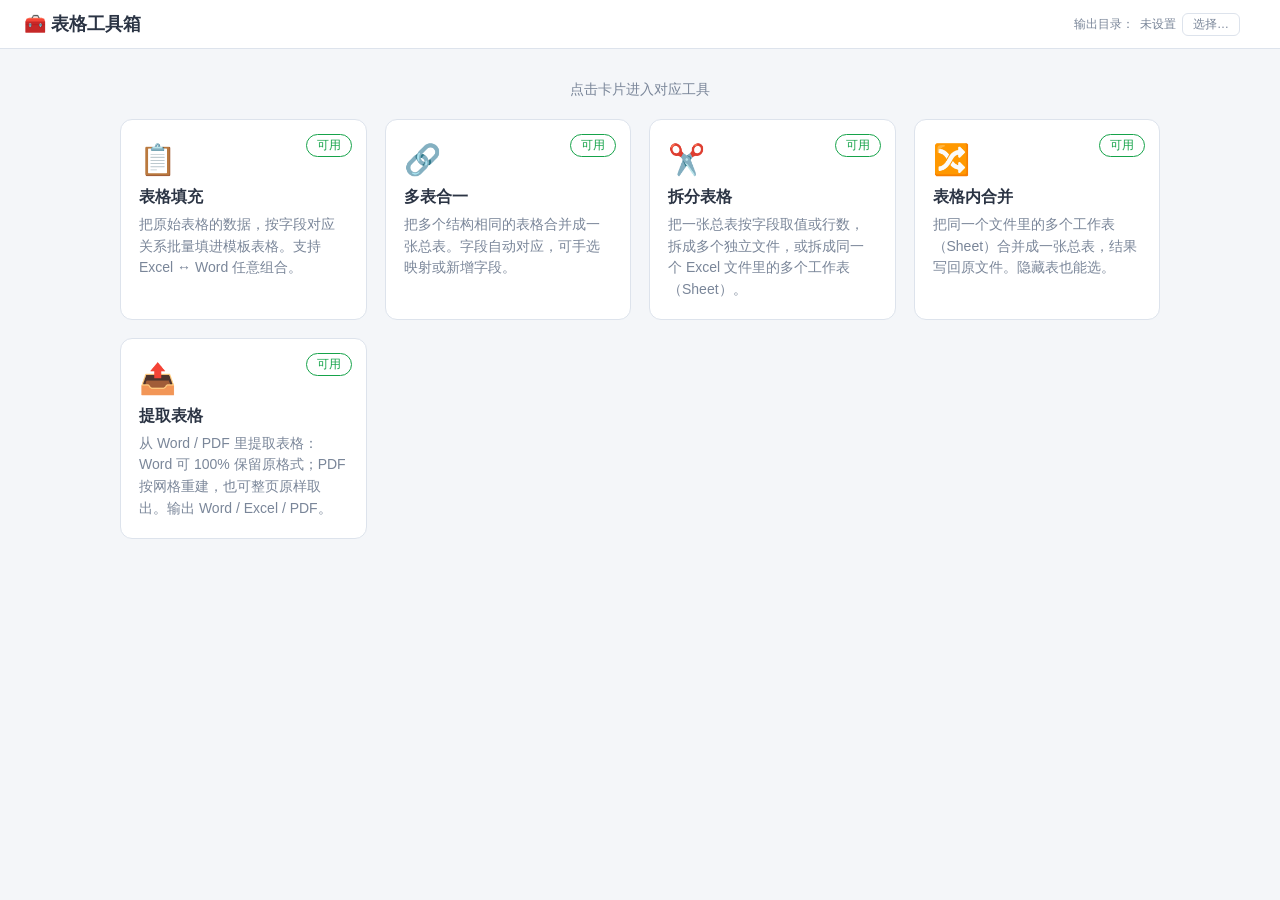
<file: webbox/index.html>
<!DOCTYPE html>
<html lang="zh-CN">
<head>
<meta charset="UTF-8">
<meta name="viewport" content="width=device-width, initial-scale=1.0">
<title>表格工具箱</title>
<link rel="stylesheet" href="style.css">
</head>
<body data-app-mode="__APP_MODE__">
<header class="topbar">
  <div class="brand" id="brand-home">🧰 表格工具箱</div>
  <div class="outdir" id="outdir" title="设置后可用「全部保存到输出目录」一键保存产物">
    <span class="muted">输出目录：</span><span class="muted" id="outdir-label">未设置</span>
    <button id="btn-pickdir" class="btn-ghost">选择…</button>
  </div>
  <button id="btn-exit" class="btn-ghost hidden">退出程序</button>
</header>

<!-- ============ 首页：功能卡片 ============ -->
<main id="view-home" class="container">
  <p class="home-tip">点击卡片进入对应工具</p>
  <div class="cards">
    <div class="card available" data-tool="fill">
      <div class="card-icon">📋</div>
      <div class="card-title">表格填充</div>
      <div class="card-desc">把原始表格的数据，按字段对应关系批量填进模板表格。支持 Excel ↔ Word 任意组合。</div>
      <div class="card-badge ok">可用</div>
    </div>
    <div class="card available" data-tool="merge">
      <div class="card-icon">🔗</div>
      <div class="card-title">多表合一</div>
      <div class="card-desc">把多个结构相同的表格合并成一张总表。字段自动对应，可手选映射或新增字段。</div>
      <div class="card-badge ok">可用</div>
    </div>
    <div class="card available" data-tool="split">
      <div class="card-icon">✂️</div>
      <div class="card-title">拆分表格</div>
      <div class="card-desc">把一张总表按字段取值或行数，拆成多个独立文件，或拆成同一个 Excel 文件里的多个工作表（Sheet）。</div>
      <div class="card-badge ok">可用</div>
    </div>
    <div class="card available" data-tool="inmerge">
      <div class="card-icon">🔀</div>
      <div class="card-title">表格内合并</div>
      <div class="card-desc">把同一个文件里的多个工作表（Sheet）合并成一张总表，结果写回原文件。隐藏表也能选。</div>
      <div class="card-badge ok">可用</div>
    </div>
    <div class="card available" data-tool="extract">
      <div class="card-icon">📤</div>
      <div class="card-title">提取表格</div>
      <div class="card-desc">从 Word / PDF 里提取表格：Word 可 100% 保留原格式；PDF 按网格重建，也可整页原样取出。输出 Word / Excel / PDF。</div>
      <div class="card-badge ok">可用</div>
    </div>
  </div>
</main>

<!-- ============ 工具：表格填充 ============ -->
<main id="view-fill" class="container hidden">
  <div class="crumbs"><a id="back-home">← 返回首页</a><span class="crumb-sep">/</span><b>表格填充</b></div>

  <div class="err hidden" id="err"></div>

  <!-- 第①步：输入 -->
  <section class="panel">
    <h3><span class="step-no">1</span> 选择原始表格与模板表格</h3>
    <div class="two-col">
      <div class="src-box" id="box-src">
        <h4>原始表格 <small>（数据来源）</small></h4>
        <label class="upload-btn">＋ 选择 xlsx / docx 文件
          <input type="file" id="file-src" accept=".xlsx,.docx" hidden>
        </label>
        <div class="src-detail hidden" id="detail-src">
          <div class="field-row"><span class="fname" id="fname-src"></span></div>
          <div class="field-row">
            <label>数据源：</label>
            <select id="sel-src"></select>
          </div>
          <div class="field-row">
            <label>表头行：</label>
            <input type="number" id="hdr-src" min="1" value="1" class="num">
          </div>
          <div class="meta" id="meta-src"></div>
          <div class="chips" id="chips-src"></div>
          <div class="preview-wrap"><table class="preview" id="prev-src"></table></div>
        </div>
      </div>
      <div class="src-box" id="box-tpl">
        <h4>模板表格 <small>（要填成的样子）</small></h4>
        <label class="upload-btn">＋ 选择 xlsx / docx 文件
          <input type="file" id="file-tpl" accept=".xlsx,.docx" hidden>
        </label>
        <div class="src-detail hidden" id="detail-tpl">
          <div class="field-row"><span class="fname" id="fname-tpl"></span></div>
          <div class="field-row">
            <label>数据源：</label>
            <select id="sel-tpl"></select>
          </div>
          <div class="field-row">
            <label>表头行：</label>
            <input type="number" id="hdr-tpl" min="1" value="1" class="num">
          </div>
          <div class="meta" id="meta-tpl"></div>
          <div class="chips" id="chips-tpl"></div>
        </div>
      </div>
    </div>
  </section>

  <!-- 第②步：字段对齐 -->
  <section class="panel" id="panel-map">
    <h3><span class="step-no">2</span> 字段对齐 <small>（同名已自动配对，其余请手工选择；选「不填充」跳过该列）</small></h3>
    <div id="map-list" class="map-list"></div>
    <p class="hint hidden" id="map-hint">请先完成第 ① 步</p>
  </section>

  <!-- 第③步：生成 -->
  <section class="panel">
    <h3><span class="step-no">3</span> 生成</h3>
    <button id="btn-fill" class="btn-primary">开始填充生成</button>
    <div id="fill-result" class="result hidden"></div>
  </section>
</main>

<!-- ============ 工具：多表合一 ============ -->
<main id="view-merge" class="container hidden">
  <div class="crumbs"><a class="back-home">← 返回首页</a><span class="crumb-sep">/</span><b>多表合一</b></div>

  <div class="err hidden" id="err-merge"></div>

  <!-- 第①步：上传来源表 -->
  <section class="panel">
    <h3><span class="step-no">1</span> 上传要合并的表格 <small>（可多选；隐藏的工作表也会列出并标注）</small></h3>
    <label class="upload-btn">＋ 选择 xlsx / docx 文件（支持多选）
      <input type="file" id="file-merge" accept=".xlsx,.docx" multiple hidden>
    </label>
    <p class="hint">第一个上传的表作为基准表，决定总表字段；可随时点「设为基准」更换。</p>
    <div id="merge-files"></div>
  </section>

  <!-- 第②步：字段映射 -->
  <section class="panel">
    <h3><span class="step-no">2</span> 总表字段与映射</h3>
    <div class="field-row">
      <label>总表字段：</label>
      <span class="chips" id="merge-base-chips"></span>
    </div>
    <div class="field-row">
      <input type="text" id="merge-new-field" class="txt" placeholder="新增字段名，如：备注" maxlength="30">
      <button id="btn-merge-addfield" class="btn-ghost">＋ 新增总表字段</button>
    </div>
    <div id="merge-maps"></div>
    <p class="hint hidden" id="merge-map-hint">请先完成第 ① 步（至少上传一个文件）</p>
  </section>

  <!-- 第③步：选项与生成 -->
  <section class="panel">
    <h3><span class="step-no">3</span> 选项与生成</h3>
    <div class="field-row"><label class="ck"><input type="checkbox" id="merge-source-col"> 总表末尾加「来源」列（记录每行来自哪个文件）</label></div>
    <div class="field-row"><label class="ck"><input type="checkbox" id="merge-dedup-on"> 判重（按下方字段值去重，保留首次出现）</label>
      <select id="merge-dedup-field" class="sel-inline"></select>
    </div>
    <button id="btn-merge" class="btn-primary">开始合并</button>
    <div id="merge-result" class="result hidden"></div>
  </section>
</main>

<!-- ============ 工具：表格内合并 ============ -->
<main id="view-inmerge" class="container hidden">
  <div class="crumbs"><a class="back-home">← 返回首页</a><span class="crumb-sep">/</span><b>表格内合并</b></div>

  <div class="err hidden" id="err-inmerge"></div>

  <!-- 第①步：上传文件并勾选工作表 -->
  <section class="panel">
    <h3><span class="step-no">1</span> 上传文件，勾选要合并的工作表 <small>（隐藏的工作表也会列出并标注；Word 文件则列出其中的表格）</small></h3>
    <label class="upload-btn">＋ 选择 xlsx / docx 文件
      <input type="file" id="file-inmerge" accept=".xlsx,.docx" hidden>
    </label>
    <div class="src-detail hidden" id="detail-inmerge">
      <div class="field-row"><span class="fname" id="fname-inmerge"></span></div>
      <div id="inmerge-sheets"></div>
      <p class="hint">第一个勾选的工作表作为基准表，决定总表字段；可点「设为基准」更换。</p>
    </div>
  </section>

  <!-- 第②步：字段映射 -->
  <section class="panel">
    <h3><span class="step-no">2</span> 总表字段与映射</h3>
    <div class="field-row">
      <label>总表字段：</label>
      <span class="chips" id="inmerge-base-chips"></span>
    </div>
    <div class="field-row">
      <input type="text" id="inmerge-new-field" class="txt" placeholder="新增字段名，如：备注" maxlength="30">
      <button id="btn-inmerge-addfield" class="btn-ghost">＋ 新增总表字段</button>
    </div>
    <div id="inmerge-maps"></div>
    <p class="hint hidden" id="inmerge-map-hint">请先完成第 ① 步（至少勾选一个工作表）</p>
  </section>

  <!-- 第③步：选项与生成 -->
  <section class="panel">
    <h3><span class="step-no">3</span> 选项与生成</h3>
    <div class="field-row"><label class="ck"><input type="checkbox" id="inmerge-source-col"> 总表末尾加「来源」列（记录每行来自哪个工作表）</label></div>
    <div class="field-row"><label class="ck"><input type="checkbox" id="inmerge-dedup-on"> 判重（按下方字段值去重，保留首次出现）</label>
      <select id="inmerge-dedup-field" class="sel-inline"></select>
    </div>
    <div class="field-row">
      <label>输出位置：</label>
      <span class="hint">合并结果写回原文件：Excel 新增「合并总表」工作表，Word 在文末追加总表格，原有内容全部保留</span>
    </div>
    <button id="btn-inmerge" class="btn-primary">开始合并</button>
    <div id="inmerge-result" class="result hidden"></div>
  </section>
</main>

<!-- ============ 工具：拆分表格 ============ -->
<main id="view-split" class="container hidden">
  <div class="crumbs"><a class="back-home">← 返回首页</a><span class="crumb-sep">/</span><b>拆分表格</b></div>

  <div class="err hidden" id="err-split"></div>

  <!-- 第①步：上传总表 -->
  <section class="panel">
    <h3><span class="step-no">1</span> 上传要拆分的总表</h3>
    <label class="upload-btn">＋ 选择 xlsx / docx 文件
      <input type="file" id="file-split" accept=".xlsx,.docx" hidden>
    </label>
    <div class="src-detail hidden" id="detail-split">
      <div class="field-row"><span class="fname" id="fname-split"></span></div>
      <div class="field-row">
        <label>数据源：</label>
        <select id="sel-split"></select>
        <label style="margin-left:16px">表头行：</label>
        <input type="number" id="hdr-split" min="1" value="1" class="num">
      </div>
      <div class="meta" id="meta-split"></div>
      <div class="preview-wrap"><table class="preview" id="prev-split"></table></div>
    </div>
  </section>

  <!-- 第②步：拆分方式 -->
  <section class="panel">
    <h3><span class="step-no">2</span> 拆分方式</h3>
    <div class="field-row">
      <label class="ck"><input type="radio" name="split-mode" value="byValue" checked> 按字段取值拆</label>
      <select id="split-field" class="sel-inline"></select>
      <span class="hint">（该字段取值相同的行归一份，如按「部门」拆）</span>
    </div>
    <div class="field-row">
      <label class="ck"><input type="radio" name="split-mode" value="byRows"> 按行数拆</label>
      每 <input type="number" id="split-size" min="1" value="50" class="num"> 行一份
    </div>
    <div class="field-row">
      <label>输出方式：</label>
      <label class="ck"><input type="radio" name="split-out" value="files" checked> 拆成多个文件</label>
      <label class="ck" style="margin-left:16px"><input type="radio" name="split-out" value="onefile"> 拆成单文件多工作表（Sheet）</label>
    </div>
    <div class="field-row" id="split-outfmt-row">
      <label>输出格式：</label>
      <select id="split-outfmt">
        <option value="">跟随总表格式</option>
        <option value=".xlsx">Excel（.xlsx）</option>
        <option value=".docx">Word（.docx）</option>
      </select>
    </div>
    <button id="btn-split" class="btn-primary" disabled>开始拆分</button>
    <div id="split-result" class="result hidden"></div>
  </section>
</main>

<!-- ============ 工具：提取表格 ============ -->
<main id="view-extract" class="container hidden">
  <div class="crumbs"><a class="back-home">← 返回首页</a><span class="crumb-sep">/</span><b>提取表格</b></div>

  <div class="err hidden" id="err-extract"></div>

  <!-- 第①步：上传 Word / PDF 文档 -->
  <section class="panel">
    <h3><span class="step-no">1</span> 上传 Word / PDF 文档 <small>（列出其中的全部表格，勾选要提取的）</small></h3>
    <label class="upload-btn">＋ 选择 docx / pdf 文件
      <input type="file" id="file-extract" accept=".docx,.pdf" hidden>
    </label>
    <div class="src-detail hidden" id="detail-extract">
      <div class="field-row"><span class="fname" id="fname-extract"></span></div>
      <div id="extract-tables"></div>
    </div>
  </section>

  <!-- 第②步：输出格式 -->
  <section class="panel">
    <h3><span class="step-no">2</span> 输出格式</h3>
    <div class="field-row">
      <label class="ck"><input type="radio" name="extract-fmt" value=".docx" checked> Word（.docx）</label>
      <span class="hint">Word 输入：原样搬运，格式 100% 保留；PDF 输入：按网格重建表格</span>
    </div>
    <div class="field-row">
      <label class="ck"><input type="radio" name="extract-fmt" value=".xlsx"> Excel（.xlsx）</label>
      <span class="hint">每个表格一个工作表；长数字不丢格式</span>
    </div>
    <div class="field-row" id="extract-pdf-row">
      <label class="ck"><input type="radio" name="extract-fmt" value=".pdf"> PDF（.pdf，原样）</label>
      <span class="hint">仅 PDF 输入可用：把含表格的页原样取出，格式 100% 不变</span>
    </div>
    <button id="btn-extract" class="btn-primary" disabled>开始提取</button>
    <div id="extract-result" class="result hidden"></div>
  </section>
</main>

<script src="app.js"></script>
</body>
</html>
</file>
<file: webbox/style.css>
:root {
  --bg: #f4f6f9;
  --panel: #ffffff;
  --line: #dde3ec;
  --text: #2b3444;
  --muted: #7a8699;
  --brand: #2563eb;
  --brand-dark: #1d4fd7;
  --ok: #16a34a;
  --warn-bg: #fdecec;
  --warn-text: #b42318;
}
* { box-sizing: border-box; }
body {
  margin: 0;
  font-family: "Microsoft YaHei", "Segoe UI", sans-serif;
  background: var(--bg);
  color: var(--text);
  font-size: 14px;
}
.hidden { display: none !important; }

.topbar {
  display: flex; justify-content: space-between; align-items: center;
  background: var(--panel);
  border-bottom: 1px solid var(--line);
  padding: 12px 24px;
}
.brand { font-size: 18px; font-weight: 700; cursor: pointer; }
.btn-ghost {
  border: 1px solid var(--line); background: none; color: var(--muted);
  padding: 6px 14px; border-radius: 6px; cursor: pointer;
}
.btn-ghost:hover { color: var(--text); border-color: var(--muted); }

.container { max-width: 1080px; margin: 0 auto; padding: 24px 20px 60px; }
.home-tip { color: var(--muted); text-align: center; margin: 8px 0 20px; }

/* ---- 功能卡片 ---- */
.cards {
  display: grid; grid-template-columns: repeat(auto-fill, minmax(230px, 1fr));
  gap: 18px;
}
.card {
  position: relative;
  background: var(--panel);
  border: 1px solid var(--line);
  border-radius: 12px;
  padding: 22px 18px 18px;
  transition: box-shadow .15s, transform .15s;
}
.card.available { cursor: pointer; }
.card.available:hover {
  box-shadow: 0 6px 18px rgba(37, 99, 235, .15);
  transform: translateY(-3px);
  border-color: var(--brand);
}
.card.coming { opacity: .62; }
.card-icon { font-size: 30px; margin-bottom: 10px; }
.card-title { font-size: 16px; font-weight: 700; margin-bottom: 6px; }
.card-desc { color: var(--muted); line-height: 1.55; min-height: 48px; }
.card-badge {
  position: absolute; top: 14px; right: 14px;
  font-size: 12px; color: var(--muted);
  border: 1px solid var(--line); border-radius: 20px; padding: 2px 10px;
}
.card-badge.ok { color: var(--ok); border-color: var(--ok); }

/* ---- 面板与表单 ---- */
.crumbs { margin-bottom: 14px; color: var(--muted); }
.crumbs a { color: var(--brand); cursor: pointer; text-decoration: none; }
.crumb-sep { margin: 0 8px; }

.panel {
  background: var(--panel);
  border: 1px solid var(--line);
  border-radius: 10px;
  padding: 18px 20px;
  margin-bottom: 18px;
}
.panel h3 { margin: 0 0 14px; font-size: 15px; display: flex; align-items: center; gap: 8px; }
.panel h3 small { color: var(--muted); font-weight: 400; }
.step-no {
  display: inline-flex; align-items: center; justify-content: center;
  width: 22px; height: 22px; border-radius: 50%;
  background: var(--brand); color: #fff; font-size: 13px; flex: none;
}
.two-col { display: grid; grid-template-columns: 1fr 1fr; gap: 16px; }
@media (max-width: 900px) { .two-col { grid-template-columns: 1fr; } }
.src-box {
  border: 1px dashed var(--line); border-radius: 8px; padding: 14px;
}
.src-box h4 { margin: 0 0 12px; }
.src-box h4 small { color: var(--muted); font-weight: 400; }
.upload-btn {
  display: inline-block;
  border: 1px solid var(--brand); color: var(--brand);
  border-radius: 6px; padding: 7px 14px; cursor: pointer; font-size: 13px;
}
.upload-btn:hover { background: var(--brand); color: #fff; }
.src-detail { margin-top: 12px; }
.field-row { display: flex; align-items: center; gap: 8px; margin: 8px 0; }
.field-row select { flex: 1; }
.fname { color: var(--muted); word-break: break-all; }
select, input.num {
  border: 1px solid var(--line); border-radius: 6px; padding: 6px 8px;
  font-size: 13px; background: #fff; color: var(--text);
}
input.num { width: 70px; }
.meta { color: var(--muted); margin: 6px 0; }
.chips { display: flex; flex-wrap: wrap; gap: 6px; margin: 8px 0; }
.chip {
  background: #eef3fe; color: var(--brand-dark);
  border-radius: 4px; padding: 2px 8px; font-size: 12px;
}

.preview-wrap { max-height: 180px; overflow: auto; border: 1px solid var(--line); border-radius: 6px; }
table.preview { border-collapse: collapse; width: 100%; font-size: 12px; }
table.preview td, table.preview th {
  border: 1px solid var(--line); padding: 4px 8px;
  white-space: nowrap; max-width: 160px; overflow: hidden; text-overflow: ellipsis;
}
table.preview th { background: #f0f3f8; position: sticky; top: 0; }

/* ---- 字段对齐 ---- */
.map-list { display: flex; flex-direction: column; gap: 8px; }
.map-row {
  display: grid; grid-template-columns: 1fr 28px 1fr; align-items: center; gap: 10px;
  padding: 8px 12px; border: 1px solid var(--line); border-radius: 8px;
}
.map-row .tpl-name { font-weight: 600; word-break: break-all; }
.map-row .arrow { color: var(--muted); text-align: center; }
.map-row.auto { border-color: #b7e0c3; background: #f2fbf5; }
.map-row .auto-tag { font-size: 11px; color: var(--ok); font-weight: 400; margin-left: 6px; }
.map-row select { width: 100%; }
.hint { color: var(--muted); }

.btn-primary {
  background: var(--brand); color: #fff; border: none;
  border-radius: 8px; padding: 10px 28px; font-size: 15px; cursor: pointer;
}
.btn-primary:hover { background: var(--brand-dark); }
.btn-primary:disabled { background: #9db8f0; cursor: not-allowed; }

/* ---- 结果与错误 ---- */
.result { margin-top: 14px; }
.result .ok-line { color: var(--ok); font-weight: 600; margin-bottom: 8px; }
.result a {
  display: inline-block; margin-right: 12px;
  color: var(--brand); text-decoration: none;
  border: 1px solid var(--brand); border-radius: 6px; padding: 6px 14px;
}
.result a:hover { background: var(--brand); color: #fff; }
.err {
  background: var(--warn-bg); color: var(--warn-text);
  border: 1px solid #f3c1bc; border-radius: 8px;
  padding: 10px 14px; margin-bottom: 14px;
}

/* ---- 多表合一 ---- */
.muted { color: var(--muted); font-size: 12px; }
.merge-file {
  border: 1px solid var(--line); border-radius: 8px;
  padding: 10px 14px; margin: 10px 0;
}
.merge-file.is-base { border-color: var(--brand); background: #f5f9ff; }
.merge-file-title { margin-bottom: 6px; }
.merge-map-panel {
  border: 1px solid var(--line); border-radius: 8px;
  padding: 12px 14px; margin: 10px 0;
}
.merge-map-title { margin-bottom: 8px; }
input.txt {
  border: 1px solid var(--line); border-radius: 6px; padding: 6px 8px;
  font-size: 13px; width: 220px;
}
.sel-inline { flex: none; min-width: 120px; }
label.ck { display: inline-flex; align-items: center; gap: 5px; cursor: pointer; }
.btn-ghost.danger:hover { color: var(--warn-text); border-color: var(--warn-text); }
.result div { margin: 4px 0; }

/* ---- 表格内合并 ---- */
.inmerge-sheet {
  display: flex; align-items: center; gap: 10px; flex-wrap: wrap;
  border: 1px solid var(--line); border-radius: 8px;
  padding: 8px 12px; margin: 6px 0;
}
.inmerge-sheet.checked { border-color: #b7e0c3; background: #f2fbf5; }
.inmerge-sheet.is-base { border-color: var(--brand); background: #f5f9ff; }
.inmerge-ck { flex: 1; min-width: 180px; }

/* ============ V1.4 输出目录与另存到… ============ */
.outdir {
  display: flex; align-items: center; gap: 6px;
  margin-left: auto; margin-right: 16px;
  font-size: 12px;
}
.outdir .btn-ghost { padding: 2px 10px; font-size: 12px; }
#outdir-label { max-width: 340px; overflow: hidden; text-overflow: ellipsis; white-space: nowrap; }

.extract-preview {
  font-size: 12px; padding: 2px 0 6px 26px;
  max-width: 860px; overflow: hidden;
  text-overflow: ellipsis; white-space: nowrap;
}
.btn-saveas { margin-left: 10px; }
.btn-saveall { margin-left: 10px; }
</file>
